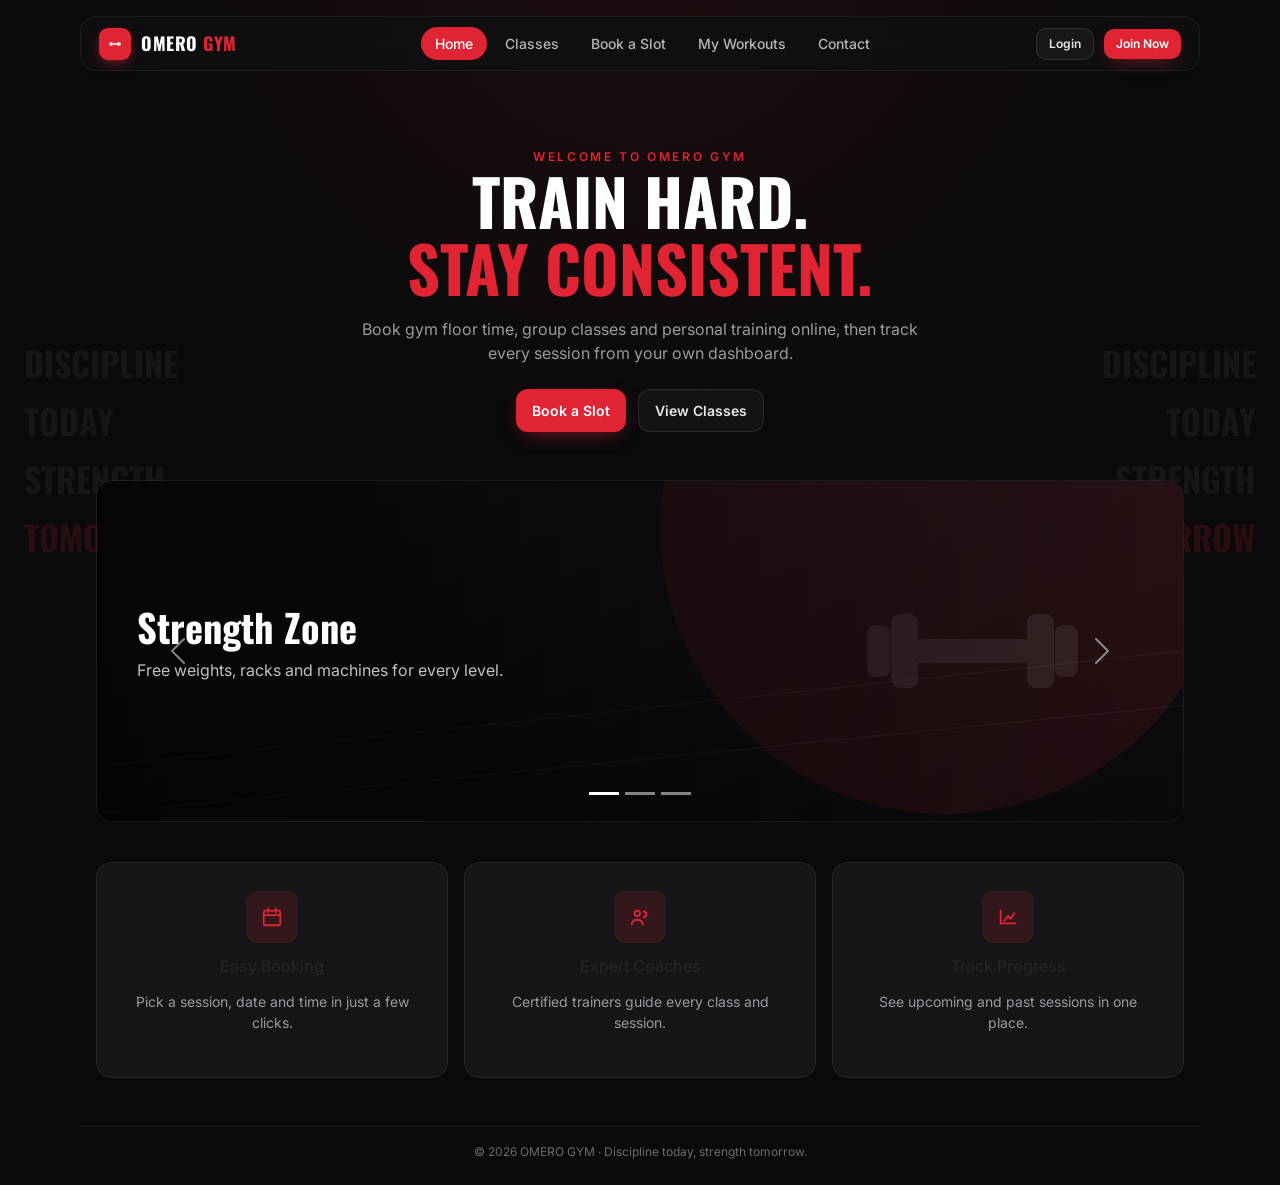
<file: index.html>
<!doctype html>
<html lang="en">
<head>
<meta charset="UTF-8" />
<meta name="viewport" content="width=device-width, initial-scale=1.0" />
<meta name="theme-color" content="#0a0a0b" />
<title>OMERO GYM — Home</title>
<link rel="icon" href="images/favicon.svg" type="image/svg+xml" />
<link rel="preconnect" href="https://fonts.googleapis.com" />
<link rel="preconnect" href="https://fonts.gstatic.com" crossorigin />
<link href="https://fonts.googleapis.com/css2?family=Inter:wght@400;500;600;700&family=Oswald:wght@500;600;700&family=JetBrains+Mono:wght@400;500;700&display=swap" rel="stylesheet" />
<link href="https://cdn.jsdelivr.net/npm/bootstrap@5.3.3/dist/css/bootstrap.min.css" rel="stylesheet" />
<link rel="stylesheet" href="css/style.css" />
</head>
<body data-page="home">
  <div class="app">
    <!-- top nav -->
    <header>
      <nav class="nav">
        <a class="logo" href="index.html">
          <span class="logo-badge"><svg width="18" height="18" viewBox="0 0 512 512" fill="#fff"><rect x="176" y="236" width="160" height="40" rx="20"/><rect x="140" y="196" width="44" height="120" rx="16"/><rect x="328" y="196" width="44" height="120" rx="16"/><rect x="96" y="216" width="40" height="80" rx="14"/><rect x="376" y="216" width="40" height="80" rx="14"/></svg></span>
          <span class="logo-text">OMERO <span class="r">GYM</span></span>
        </a>
        <ul class="nav-links">
          <li><a class="nav-link active" href="index.html">Home</a></li>
          <li><a class="nav-link" href="classes.html">Classes</a></li>
          <li><a class="nav-link" href="book.html">Book a Slot</a></li>
          <li><a class="nav-link" href="dashboard.html">My Workouts</a></li>
          <li><a class="nav-link" href="contact.html">Contact</a></li>
        </ul>
        <div class="nav-right">
          <a class="btn btn-ghost btn-sm" href="login.html">Login</a>
          <a class="btn btn-primary btn-sm" href="register.html">Join Now</a>
        </div>
        <button class="nav-toggle" id="navToggle" aria-label="Menu"><svg width="18" height="18" viewBox="0 0 24 24" fill="none" stroke="currentColor" stroke-width="2" stroke-linecap="round" stroke-linejoin="round"><path d="M4 6h16M4 12h16M4 18h16"/></svg></button>
      </nav>
      <div class="mobile-menu" id="mobileMenu">
        <a class="active" href="index.html">Home</a>
        <a href="classes.html">Classes</a>
        <a href="book.html">Book a Slot</a>
        <a href="dashboard.html">My Workouts</a>
        <a href="contact.html">Contact</a>
        <a href="login.html">Login</a>
        <a href="register.html">Join Now</a>
      </div>
    </header>

    <main>
      <div class="shell">
        <!-- hero -->
        <section class="hero-home">
          <span class="eyebrow reveal">Welcome to OMERO GYM</span>
          <h1 class="reveal">TRAIN HARD.<br /><span class="r">STAY CONSISTENT.</span></h1>
          <p class="reveal">Book gym floor time, group classes and personal training online, then track every session from your own dashboard.</p>
          <div class="hero-actions reveal">
            <a class="btn btn-primary" href="book.html">Book a Slot</a>
            <a class="btn btn-ghost" href="classes.html">View Classes</a>
          </div>
        </section>

        <!-- image slider (Bootstrap carousel) -->
        <div id="homeCarousel" class="carousel slide reveal" data-bs-ride="carousel">
          <div class="carousel-indicators">
            <button type="button" data-bs-target="#homeCarousel" data-bs-slide-to="0" class="active" aria-label="Slide 1"></button>
            <button type="button" data-bs-target="#homeCarousel" data-bs-slide-to="1" aria-label="Slide 2"></button>
            <button type="button" data-bs-target="#homeCarousel" data-bs-slide-to="2" aria-label="Slide 3"></button>
          </div>
          <div class="carousel-inner">
            <div class="carousel-item active">
              <div class="carousel-slide" style="background-image:url('images/slide1.svg')"></div>
              <div class="carousel-text"><h2>Strength Zone</h2><p>Free weights, racks and machines for every level.</p></div>
            </div>
            <div class="carousel-item">
              <div class="carousel-slide" style="background-image:url('images/slide2.svg')"></div>
              <div class="carousel-text"><h2>Group Classes</h2><p>HIIT, spin and functional training led by coaches.</p></div>
            </div>
            <div class="carousel-item">
              <div class="carousel-slide" style="background-image:url('images/slide3.svg')"></div>
              <div class="carousel-text"><h2>Personal Training</h2><p>One-on-one coaching built around your goals.</p></div>
            </div>
          </div>
          <button class="carousel-control-prev" type="button" data-bs-target="#homeCarousel" data-bs-slide="prev"><span class="carousel-control-prev-icon" aria-hidden="true"></span><span class="visually-hidden">Previous</span></button>
          <button class="carousel-control-next" type="button" data-bs-target="#homeCarousel" data-bs-slide="next"><span class="carousel-control-next-icon" aria-hidden="true"></span><span class="visually-hidden">Next</span></button>
        </div>

        <!-- features -->
        <section class="feature-grid">
          <div class="card feature reveal">
            <span class="ic"><svg width="22" height="22" viewBox="0 0 24 24" fill="none" stroke="currentColor" stroke-width="2" stroke-linecap="round" stroke-linejoin="round"><rect x="3" y="5" width="18" height="16" rx="2"/><path d="M8 3v4M16 3v4M3 10h18"/></svg></span>
            <h3>Easy Booking</h3>
            <p>Pick a session, date and time in just a few clicks.</p>
          </div>
          <div class="card feature reveal">
            <span class="ic"><svg width="22" height="22" viewBox="0 0 24 24" fill="none" stroke="currentColor" stroke-width="2" stroke-linecap="round" stroke-linejoin="round"><circle cx="9" cy="8" r="3"/><path d="M3 20c0-3 3-5 6-5s6 2 6 5"/><path d="M16 6a3 3 0 0 1 0 6"/></svg></span>
            <h3>Expert Coaches</h3>
            <p>Certified trainers guide every class and session.</p>
          </div>
          <div class="card feature reveal">
            <span class="ic"><svg width="22" height="22" viewBox="0 0 24 24" fill="none" stroke="currentColor" stroke-width="2" stroke-linecap="round" stroke-linejoin="round"><path d="M4 19V5M4 19h16M8 16l4-5 3 3 4-6"/></svg></span>
            <h3>Track Progress</h3>
            <p>See upcoming and past sessions in one place.</p>
          </div>
        </section>
      </div>
    </main>

    <footer><div class="footer-inner">&copy; <span class="js-year"></span> OMERO GYM &middot; Discipline today, strength tomorrow.</div></footer>
  </div>

  <script src="https://cdn.jsdelivr.net/npm/bootstrap@5.3.3/dist/js/bootstrap.bundle.min.js"></script>
  <script src="js/main.js"></script>
</body>
</html>
</file>
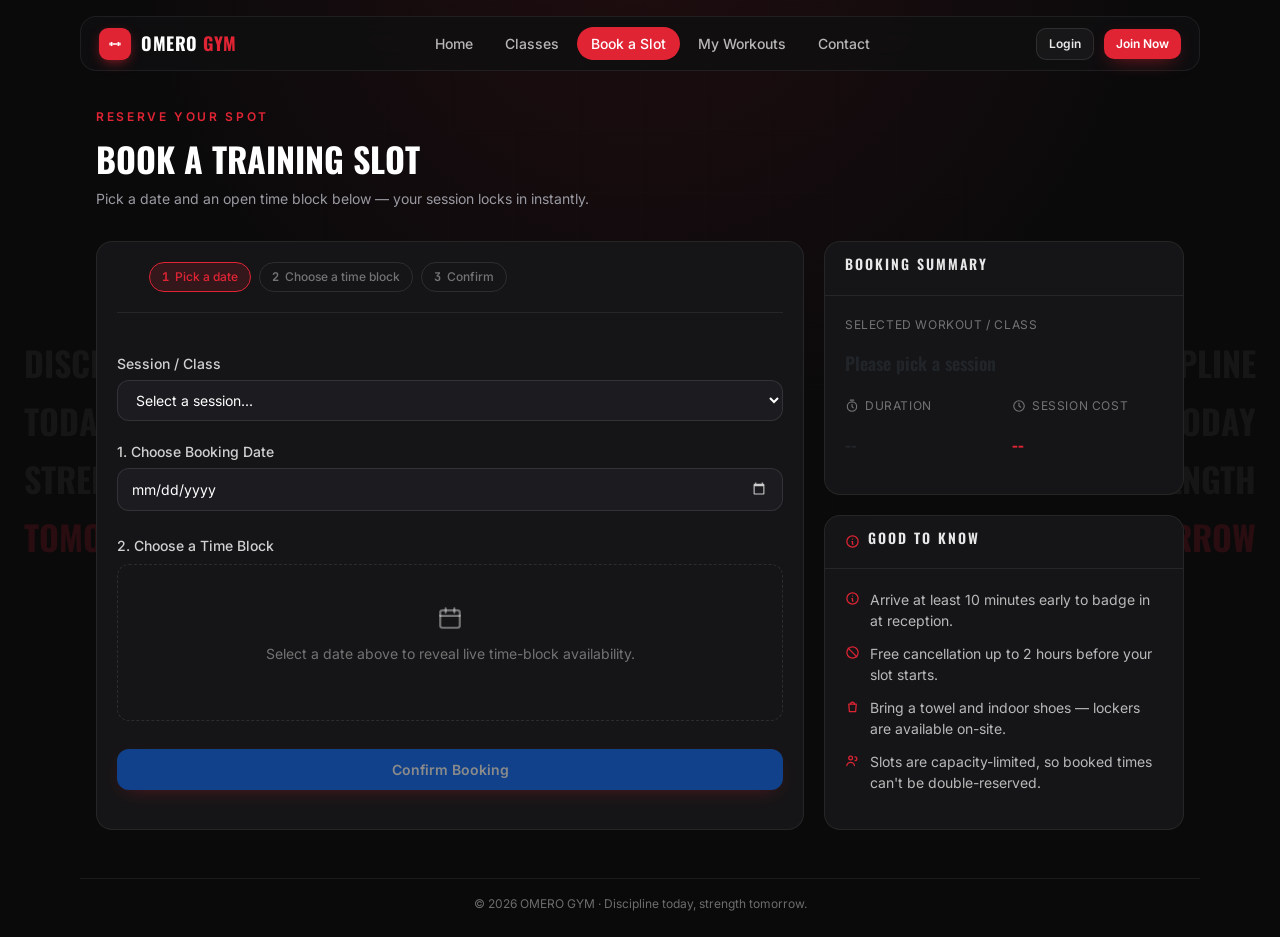
<file: book.html>
<!doctype html>
<html lang="en">
<head>
<meta charset="UTF-8" />
<meta name="viewport" content="width=device-width, initial-scale=1.0" />
<meta name="theme-color" content="#0a0a0b" />
<title>OMERO GYM — Book a Slot</title>
<link rel="icon" href="images/favicon.svg" type="image/svg+xml" />
<link rel="preconnect" href="https://fonts.googleapis.com" />
<link rel="preconnect" href="https://fonts.gstatic.com" crossorigin />
<link href="https://fonts.googleapis.com/css2?family=Inter:wght@400;500;600;700&family=Oswald:wght@500;600;700&family=JetBrains+Mono:wght@400;500;700&display=swap" rel="stylesheet" />
<link href="https://cdn.jsdelivr.net/npm/bootstrap@5.3.3/dist/css/bootstrap.min.css" rel="stylesheet" />
<link rel="stylesheet" href="css/style.css" />
</head>
<body data-page="book">
  <div class="app">
    <header>
      <nav class="nav">
        <a class="logo" href="index.html">
          <span class="logo-badge"><svg width="18" height="18" viewBox="0 0 512 512" fill="#fff"><rect x="176" y="236" width="160" height="40" rx="20"/><rect x="140" y="196" width="44" height="120" rx="16"/><rect x="328" y="196" width="44" height="120" rx="16"/><rect x="96" y="216" width="40" height="80" rx="14"/><rect x="376" y="216" width="40" height="80" rx="14"/></svg></span>
          <span class="logo-text">OMERO <span class="r">GYM</span></span>
        </a>
        <ul class="nav-links">
          <li><a class="nav-link" href="index.html">Home</a></li>
          <li><a class="nav-link" href="classes.html">Classes</a></li>
          <li><a class="nav-link active" href="book.html">Book a Slot</a></li>
          <li><a class="nav-link" href="dashboard.html">My Workouts</a></li>
          <li><a class="nav-link" href="contact.html">Contact</a></li>
        </ul>
        <div class="nav-right">
          <a class="btn btn-ghost btn-sm" href="login.html">Login</a>
          <a class="btn btn-primary btn-sm" href="register.html">Join Now</a>
        </div>
        <button class="nav-toggle" id="navToggle" aria-label="Menu"><svg width="18" height="18" viewBox="0 0 24 24" fill="none" stroke="currentColor" stroke-width="2" stroke-linecap="round" stroke-linejoin="round"><path d="M4 6h16M4 12h16M4 18h16"/></svg></button>
      </nav>
      <div class="mobile-menu" id="mobileMenu">
        <a href="index.html">Home</a>
        <a href="classes.html">Classes</a>
        <a class="active" href="book.html">Book a Slot</a>
        <a href="dashboard.html">My Workouts</a>
        <a href="contact.html">Contact</a>
        <a href="login.html">Login</a>
        <a href="register.html">Join Now</a>
      </div>
    </header>

    <main>
      <div class="shell">
        <section class="fade">
          <span class="eyebrow">Reserve Your Spot</span>
          <h1 class="page-title">BOOK A TRAINING SLOT</h1>
          <p class="page-sub">Pick a date and an open time block below — your session locks in instantly.</p>
        </section>

        <div class="book-grid">
          <!-- booking form -->
          <div class="card pad">
            <ol class="stepper" id="stepper"></ol>

            <div style="margin-top:24px">
              <label class="field-label" for="bk-session">Session / Class</label>
              <select class="field" id="bk-session"></select>
            </div>
            <div style="margin-top:20px">
              <label class="field-label" for="bk-date">1. Choose Booking Date</label>
              <input class="field" id="bk-date" type="date" />
            </div>
            <div style="margin-top:24px">
              <label class="field-label">2. Choose a Time Block</label>
              <div id="blocks"></div>
            </div>

            <button class="btn btn-primary btn-block" style="margin-top:28px" id="confirmBtn" disabled>Confirm Booking</button>
          </div>

          <!-- summary + tips sidebar -->
          <aside>
            <div class="card">
              <div class="panel-head"><h2>Booking Summary</h2></div>
              <div class="pad" id="summary"></div>
            </div>
            <div class="card" style="margin-top:20px">
              <div class="panel-head">
                <svg width="15" height="15" viewBox="0 0 24 24" fill="none" stroke="currentColor" stroke-width="2" stroke-linecap="round" stroke-linejoin="round"><circle cx="12" cy="12" r="9"/><path d="M12 8h.01"/><path d="M11 12h1v4h1"/></svg>
                <h2>Good to Know</h2>
              </div>
              <ul class="tips">
                <li><svg width="15" height="15" viewBox="0 0 24 24" fill="none" stroke="currentColor" stroke-width="2" stroke-linecap="round" stroke-linejoin="round"><circle cx="12" cy="12" r="9"/><path d="M12 8h.01"/><path d="M11 12h1v4h1"/></svg><span>Arrive at least 10 minutes early to badge in at reception.</span></li>
                <li><svg width="15" height="15" viewBox="0 0 24 24" fill="none" stroke="currentColor" stroke-width="2" stroke-linecap="round" stroke-linejoin="round"><circle cx="12" cy="12" r="9"/><path d="M5 5l14 14"/></svg><span>Free cancellation up to 2 hours before your slot starts.</span></li>
                <li><svg width="15" height="15" viewBox="0 0 24 24" fill="none" stroke="currentColor" stroke-width="2" stroke-linecap="round" stroke-linejoin="round"><path d="M6 8h12l-1 12H7z"/><path d="M9 8a3 3 0 0 1 6 0"/></svg><span>Bring a towel and indoor shoes — lockers are available on-site.</span></li>
                <li><svg width="15" height="15" viewBox="0 0 24 24" fill="none" stroke="currentColor" stroke-width="2" stroke-linecap="round" stroke-linejoin="round"><circle cx="9" cy="8" r="3"/><path d="M3 20c0-3 3-5 6-5s6 2 6 5"/><path d="M16 6a3 3 0 0 1 0 6"/></svg><span>Slots are capacity-limited, so booked times can't be double-reserved.</span></li>
              </ul>
            </div>
          </aside>
        </div>
      </div>
    </main>

    <footer><div class="footer-inner">&copy; <span class="js-year"></span> OMERO GYM &middot; Discipline today, strength tomorrow.</div></footer>
  </div>

  <!-- booking confirmation (Bootstrap modal) -->
  <div class="modal fade" id="bookingModal" tabindex="-1" aria-hidden="true">
    <div class="modal-dialog modal-dialog-centered">
      <div class="modal-content">
        <div class="modal-header">
          <h5 class="modal-title">Booking Confirmed</h5>
          <button type="button" class="btn-close btn-close-white" data-bs-dismiss="modal" aria-label="Close"></button>
        </div>
        <div class="modal-body">
          <p class="mb-1" style="color:rgba(255,255,255,.7)">Your slot is reserved:</p>
          <p class="sum-title" id="confirmDetails" style="margin:0"></p>
        </div>
        <div class="modal-footer">
          <button type="button" class="btn btn-ghost" data-bs-dismiss="modal">Book another</button>
          <a href="dashboard.html" class="btn btn-primary">Go to Dashboard</a>
        </div>
      </div>
    </div>
  </div>

  <script src="https://cdn.jsdelivr.net/npm/bootstrap@5.3.3/dist/js/bootstrap.bundle.min.js"></script>
  <script src="js/main.js"></script>
</body>
</html>
</file>
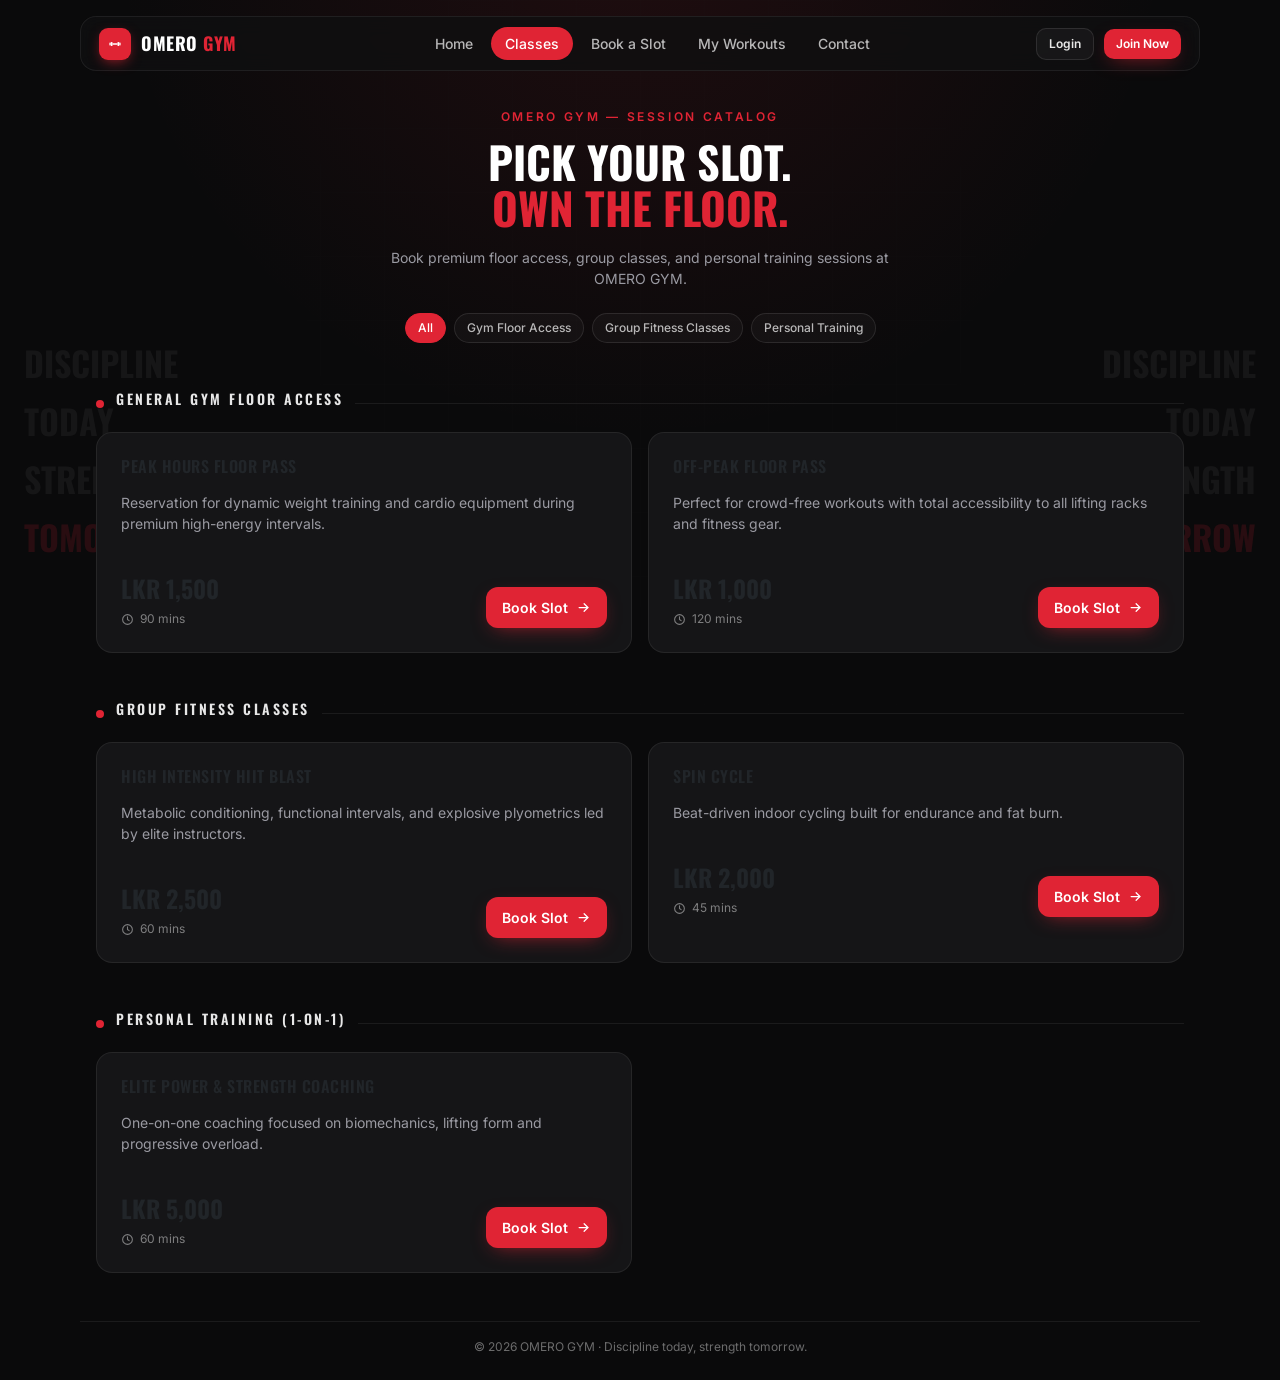
<file: classes.html>
<!doctype html>
<html lang="en">
<head>
<meta charset="UTF-8" />
<meta name="viewport" content="width=device-width, initial-scale=1.0" />
<meta name="theme-color" content="#0a0a0b" />
<title>OMERO GYM — Classes &amp; Sessions</title>
<link rel="icon" href="images/favicon.svg" type="image/svg+xml" />
<link rel="preconnect" href="https://fonts.googleapis.com" />
<link rel="preconnect" href="https://fonts.gstatic.com" crossorigin />
<link href="https://fonts.googleapis.com/css2?family=Inter:wght@400;500;600;700&family=Oswald:wght@500;600;700&family=JetBrains+Mono:wght@400;500;700&display=swap" rel="stylesheet" />
<link href="https://cdn.jsdelivr.net/npm/bootstrap@5.3.3/dist/css/bootstrap.min.css" rel="stylesheet" />
<link rel="stylesheet" href="css/style.css" />
</head>
<body data-page="classes">
  <div class="app">
    <header>
      <nav class="nav">
        <a class="logo" href="index.html">
          <span class="logo-badge"><svg width="18" height="18" viewBox="0 0 512 512" fill="#fff"><rect x="176" y="236" width="160" height="40" rx="20"/><rect x="140" y="196" width="44" height="120" rx="16"/><rect x="328" y="196" width="44" height="120" rx="16"/><rect x="96" y="216" width="40" height="80" rx="14"/><rect x="376" y="216" width="40" height="80" rx="14"/></svg></span>
          <span class="logo-text">OMERO <span class="r">GYM</span></span>
        </a>
        <ul class="nav-links">
          <li><a class="nav-link" href="index.html">Home</a></li>
          <li><a class="nav-link active" href="classes.html">Classes</a></li>
          <li><a class="nav-link" href="book.html">Book a Slot</a></li>
          <li><a class="nav-link" href="dashboard.html">My Workouts</a></li>
          <li><a class="nav-link" href="contact.html">Contact</a></li>
        </ul>
        <div class="nav-right">
          <a class="btn btn-ghost btn-sm" href="login.html">Login</a>
          <a class="btn btn-primary btn-sm" href="register.html">Join Now</a>
        </div>
        <button class="nav-toggle" id="navToggle" aria-label="Menu"><svg width="18" height="18" viewBox="0 0 24 24" fill="none" stroke="currentColor" stroke-width="2" stroke-linecap="round" stroke-linejoin="round"><path d="M4 6h16M4 12h16M4 18h16"/></svg></button>
      </nav>
      <div class="mobile-menu" id="mobileMenu">
        <a href="index.html">Home</a>
        <a class="active" href="classes.html">Classes</a>
        <a href="book.html">Book a Slot</a>
        <a href="dashboard.html">My Workouts</a>
        <a href="contact.html">Contact</a>
        <a href="login.html">Login</a>
        <a href="register.html">Join Now</a>
      </div>
    </header>

    <main>
      <div class="shell">
        <section class="hero fade">
          <span class="eyebrow">OMERO GYM — Session Catalog</span>
          <h1>PICK YOUR SLOT.<br /><span class="r">OWN THE FLOOR.</span></h1>
          <p>Book premium floor access, group classes, and personal training sessions at OMERO GYM.</p>
          <div class="filters" id="filters"></div>
        </section>

        <!-- cards rendered by main.js -->
        <div id="sessionSections"></div>
      </div>
    </main>

    <footer><div class="footer-inner">&copy; <span class="js-year"></span> OMERO GYM &middot; Discipline today, strength tomorrow.</div></footer>
  </div>

  <script src="https://cdn.jsdelivr.net/npm/bootstrap@5.3.3/dist/js/bootstrap.bundle.min.js"></script>
  <script src="js/main.js"></script>
</body>
</html>
</file>
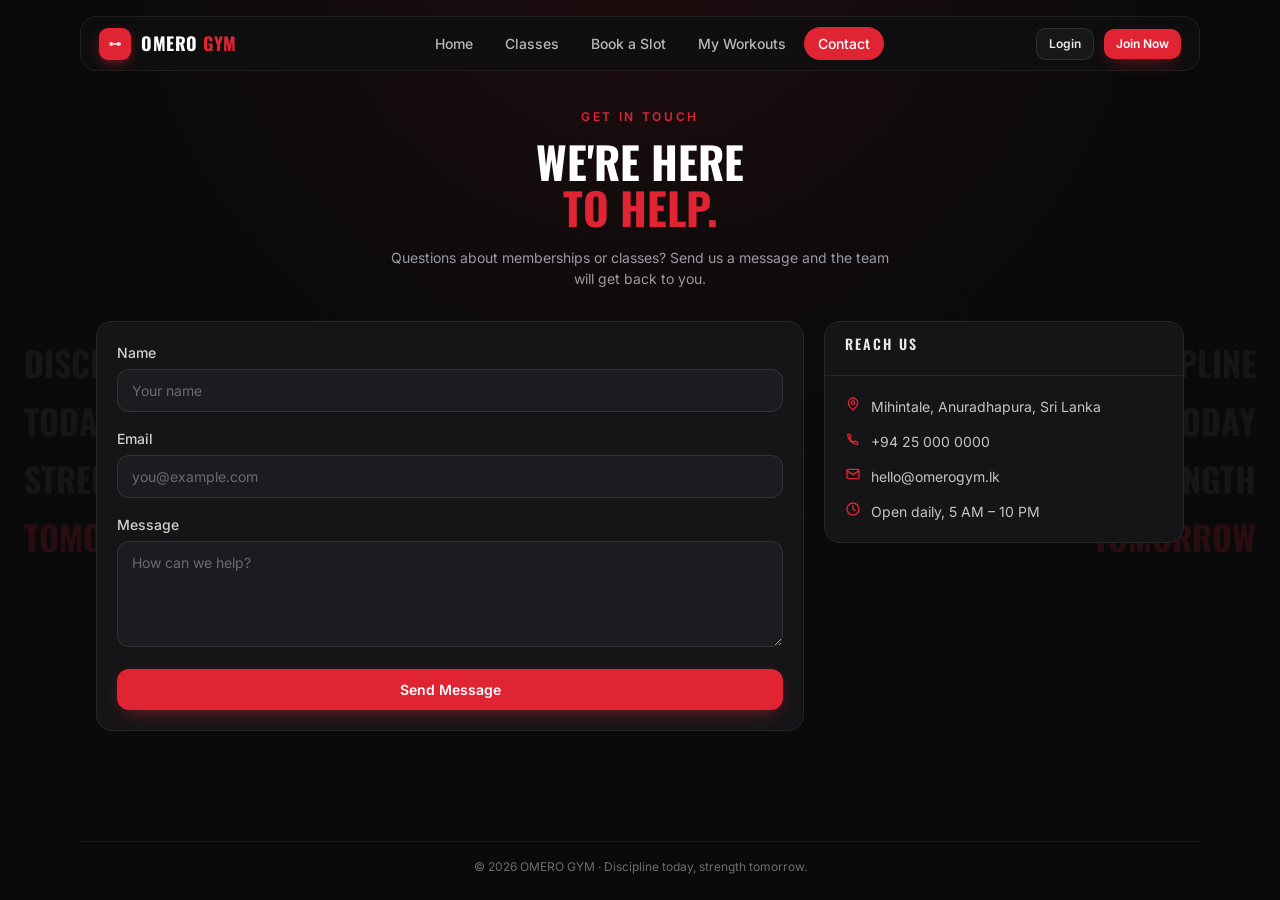
<file: contact.html>
<!doctype html>
<html lang="en">
<head>
<meta charset="UTF-8" />
<meta name="viewport" content="width=device-width, initial-scale=1.0" />
<meta name="theme-color" content="#0a0a0b" />
<title>OMERO GYM — Contact</title>
<link rel="icon" href="images/favicon.svg" type="image/svg+xml" />
<link rel="preconnect" href="https://fonts.googleapis.com" />
<link rel="preconnect" href="https://fonts.gstatic.com" crossorigin />
<link href="https://fonts.googleapis.com/css2?family=Inter:wght@400;500;600;700&family=Oswald:wght@500;600;700&family=JetBrains+Mono:wght@400;500;700&display=swap" rel="stylesheet" />
<link href="https://cdn.jsdelivr.net/npm/bootstrap@5.3.3/dist/css/bootstrap.min.css" rel="stylesheet" />
<link rel="stylesheet" href="css/style.css" />
</head>
<body data-page="contact">
  <div class="app">
    <header>
      <nav class="nav">
        <a class="logo" href="index.html">
          <span class="logo-badge"><svg width="18" height="18" viewBox="0 0 512 512" fill="#fff"><rect x="176" y="236" width="160" height="40" rx="20"/><rect x="140" y="196" width="44" height="120" rx="16"/><rect x="328" y="196" width="44" height="120" rx="16"/><rect x="96" y="216" width="40" height="80" rx="14"/><rect x="376" y="216" width="40" height="80" rx="14"/></svg></span>
          <span class="logo-text">OMERO <span class="r">GYM</span></span>
        </a>
        <ul class="nav-links">
          <li><a class="nav-link" href="index.html">Home</a></li>
          <li><a class="nav-link" href="classes.html">Classes</a></li>
          <li><a class="nav-link" href="book.html">Book a Slot</a></li>
          <li><a class="nav-link" href="dashboard.html">My Workouts</a></li>
          <li><a class="nav-link active" href="contact.html">Contact</a></li>
        </ul>
        <div class="nav-right">
          <a class="btn btn-ghost btn-sm" href="login.html">Login</a>
          <a class="btn btn-primary btn-sm" href="register.html">Join Now</a>
        </div>
        <button class="nav-toggle" id="navToggle" aria-label="Menu"><svg width="18" height="18" viewBox="0 0 24 24" fill="none" stroke="currentColor" stroke-width="2" stroke-linecap="round" stroke-linejoin="round"><path d="M4 6h16M4 12h16M4 18h16"/></svg></button>
      </nav>
      <div class="mobile-menu" id="mobileMenu">
        <a href="index.html">Home</a>
        <a href="classes.html">Classes</a>
        <a href="book.html">Book a Slot</a>
        <a href="dashboard.html">My Workouts</a>
        <a class="active" href="contact.html">Contact</a>
        <a href="login.html">Login</a>
        <a href="register.html">Join Now</a>
      </div>
    </header>

    <main>
      <div class="shell">
        <section class="hero fade">
          <span class="eyebrow">Get in Touch</span>
          <h1>WE'RE HERE<br /><span class="r">TO HELP.</span></h1>
          <p>Questions about memberships or classes? Send us a message and the team will get back to you.</p>
        </section>

        <div class="book-grid" style="grid-template-columns:1fr 360px">
          <!-- contact form -->
          <div class="card pad">
            <div class="form-success card" style="background:rgba(16,185,129,.12);border-color:rgba(16,185,129,.3);color:#34d399;padding:12px 16px;margin-bottom:16px;font-size:14px">
              Thanks! Your message has been sent. (Messages are stored in the database in Phase 3.)
            </div>
            <form id="contactForm" class="stack" novalidate>
              <div>
                <label class="field-label" for="ct-name">Name</label>
                <input class="field" id="ct-name" type="text" required placeholder="Your name" />
                <p class="err">Please enter your name.</p>
              </div>
              <div>
                <label class="field-label" for="ct-email">Email</label>
                <input class="field" id="ct-email" type="email" required placeholder="you@example.com" />
                <p class="err">Please enter a valid email address.</p>
              </div>
              <div>
                <label class="field-label" for="ct-msg">Message</label>
                <textarea class="field" id="ct-msg" rows="4" required placeholder="How can we help?"></textarea>
                <p class="err">Please write a short message.</p>
              </div>
              <button class="btn btn-primary btn-block" type="submit">Send Message</button>
            </form>
          </div>

          <!-- contact details -->
          <aside>
            <div class="card">
              <div class="panel-head"><h2>Reach Us</h2></div>
              <div class="pad" style="display:flex;flex-direction:column;gap:14px;font-size:14px;color:rgba(255,255,255,.75)">
                <div style="display:flex;gap:10px"><svg width="16" height="16" viewBox="0 0 24 24" fill="none" stroke="#e02434" stroke-width="2" stroke-linecap="round" stroke-linejoin="round"><path d="M12 21s-7-6.3-7-11a7 7 0 0 1 14 0c0 4.7-7 11-7 11z"/><circle cx="12" cy="10" r="2.5"/></svg><span>Mihintale, Anuradhapura, Sri Lanka</span></div>
                <div style="display:flex;gap:10px"><svg width="16" height="16" viewBox="0 0 24 24" fill="none" stroke="#e02434" stroke-width="2" stroke-linecap="round" stroke-linejoin="round"><path d="M4 5c0 8 7 15 15 15l0-3-4-2-2 2a12 12 0 0 1-6-6l2-2-2-4z"/></svg><span>+94 25 000 0000</span></div>
                <div style="display:flex;gap:10px"><svg width="16" height="16" viewBox="0 0 24 24" fill="none" stroke="#e02434" stroke-width="2" stroke-linecap="round" stroke-linejoin="round"><rect x="3" y="5" width="18" height="14" rx="2"/><path d="M3 7l9 6 9-6"/></svg><span>hello@omerogym.lk</span></div>
                <div style="display:flex;gap:10px"><svg width="16" height="16" viewBox="0 0 24 24" fill="none" stroke="#e02434" stroke-width="2" stroke-linecap="round" stroke-linejoin="round"><circle cx="12" cy="12" r="9"/><path d="M12 7v5l3 2"/></svg><span>Open daily, 5 AM – 10 PM</span></div>
              </div>
            </div>
          </aside>
        </div>
      </div>
    </main>

    <footer><div class="footer-inner">&copy; <span class="js-year"></span> OMERO GYM &middot; Discipline today, strength tomorrow.</div></footer>
  </div>

  <script src="https://cdn.jsdelivr.net/npm/bootstrap@5.3.3/dist/js/bootstrap.bundle.min.js"></script>
  <script src="js/main.js"></script>
</body>
</html>
</file>
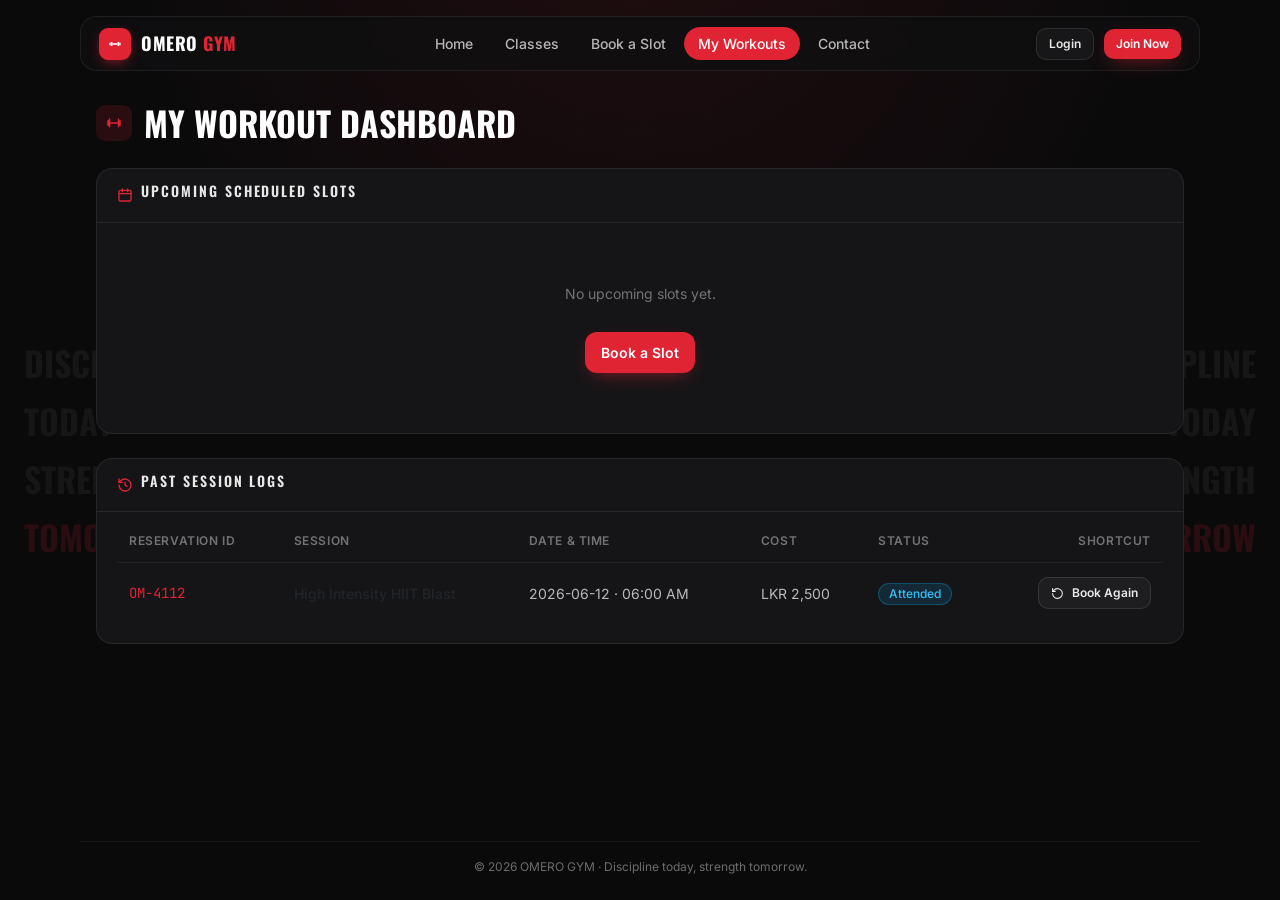
<file: dashboard.html>
<!doctype html>
<html lang="en">
<head>
<meta charset="UTF-8" />
<meta name="viewport" content="width=device-width, initial-scale=1.0" />
<meta name="theme-color" content="#0a0a0b" />
<title>OMERO GYM — My Workouts</title>
<link rel="icon" href="images/favicon.svg" type="image/svg+xml" />
<link rel="preconnect" href="https://fonts.googleapis.com" />
<link rel="preconnect" href="https://fonts.gstatic.com" crossorigin />
<link href="https://fonts.googleapis.com/css2?family=Inter:wght@400;500;600;700&family=Oswald:wght@500;600;700&family=JetBrains+Mono:wght@400;500;700&display=swap" rel="stylesheet" />
<link href="https://cdn.jsdelivr.net/npm/bootstrap@5.3.3/dist/css/bootstrap.min.css" rel="stylesheet" />
<link rel="stylesheet" href="css/style.css" />
</head>
<body data-page="dashboard">
  <div class="app">
    <header>
      <nav class="nav">
        <a class="logo" href="index.html">
          <span class="logo-badge"><svg width="18" height="18" viewBox="0 0 512 512" fill="#fff"><rect x="176" y="236" width="160" height="40" rx="20"/><rect x="140" y="196" width="44" height="120" rx="16"/><rect x="328" y="196" width="44" height="120" rx="16"/><rect x="96" y="216" width="40" height="80" rx="14"/><rect x="376" y="216" width="40" height="80" rx="14"/></svg></span>
          <span class="logo-text">OMERO <span class="r">GYM</span></span>
        </a>
        <ul class="nav-links">
          <li><a class="nav-link" href="index.html">Home</a></li>
          <li><a class="nav-link" href="classes.html">Classes</a></li>
          <li><a class="nav-link" href="book.html">Book a Slot</a></li>
          <li><a class="nav-link active" href="dashboard.html">My Workouts</a></li>
          <li><a class="nav-link" href="contact.html">Contact</a></li>
        </ul>
        <div class="nav-right">
          <a class="btn btn-ghost btn-sm" href="login.html">Login</a>
          <a class="btn btn-primary btn-sm" href="register.html">Join Now</a>
        </div>
        <button class="nav-toggle" id="navToggle" aria-label="Menu"><svg width="18" height="18" viewBox="0 0 24 24" fill="none" stroke="currentColor" stroke-width="2" stroke-linecap="round" stroke-linejoin="round"><path d="M4 6h16M4 12h16M4 18h16"/></svg></button>
      </nav>
      <div class="mobile-menu" id="mobileMenu">
        <a href="index.html">Home</a>
        <a href="classes.html">Classes</a>
        <a href="book.html">Book a Slot</a>
        <a class="active" href="dashboard.html">My Workouts</a>
        <a href="contact.html">Contact</a>
        <a href="login.html">Login</a>
        <a href="register.html">Join Now</a>
      </div>
    </header>

    <main>
      <div class="shell">
        <section class="dash-title fade">
          <span class="dash-badge"><svg width="18" height="18" viewBox="0 0 24 24" fill="none" stroke="currentColor" stroke-width="2" stroke-linecap="round" stroke-linejoin="round"><path d="M6 7v10M4 9v6M18 7v10M20 9v6M6 12h12"/></svg></span>
          <h1 class="page-title" style="margin:0">MY WORKOUT DASHBOARD</h1>
        </section>

        <!-- Upcoming -->
        <section class="card panel">
          <div class="panel-head">
            <svg width="16" height="16" viewBox="0 0 24 24" fill="none" stroke="currentColor" stroke-width="2" stroke-linecap="round" stroke-linejoin="round"><rect x="3" y="5" width="18" height="16" rx="2"/><path d="M8 3v4M16 3v4M3 10h18"/></svg>
            <h2>Upcoming Scheduled Slots</h2>
          </div>
          <div class="pad" id="upcoming"></div>
        </section>

        <!-- Past -->
        <section class="card panel">
          <div class="panel-head">
            <svg width="16" height="16" viewBox="0 0 24 24" fill="none" stroke="currentColor" stroke-width="2" stroke-linecap="round" stroke-linejoin="round"><path d="M3 12a9 9 0 1 0 3-6.7L3 8"/><path d="M3 3v5h5"/><path d="M12 8v4l3 2"/></svg>
            <h2>Past Session Logs</h2>
          </div>
          <div class="pad" id="past"></div>
        </section>
      </div>
    </main>

    <footer><div class="footer-inner">&copy; <span class="js-year"></span> OMERO GYM &middot; Discipline today, strength tomorrow.</div></footer>
  </div>

  <script src="https://cdn.jsdelivr.net/npm/bootstrap@5.3.3/dist/js/bootstrap.bundle.min.js"></script>
  <script src="js/main.js"></script>
</body>
</html>
</file>
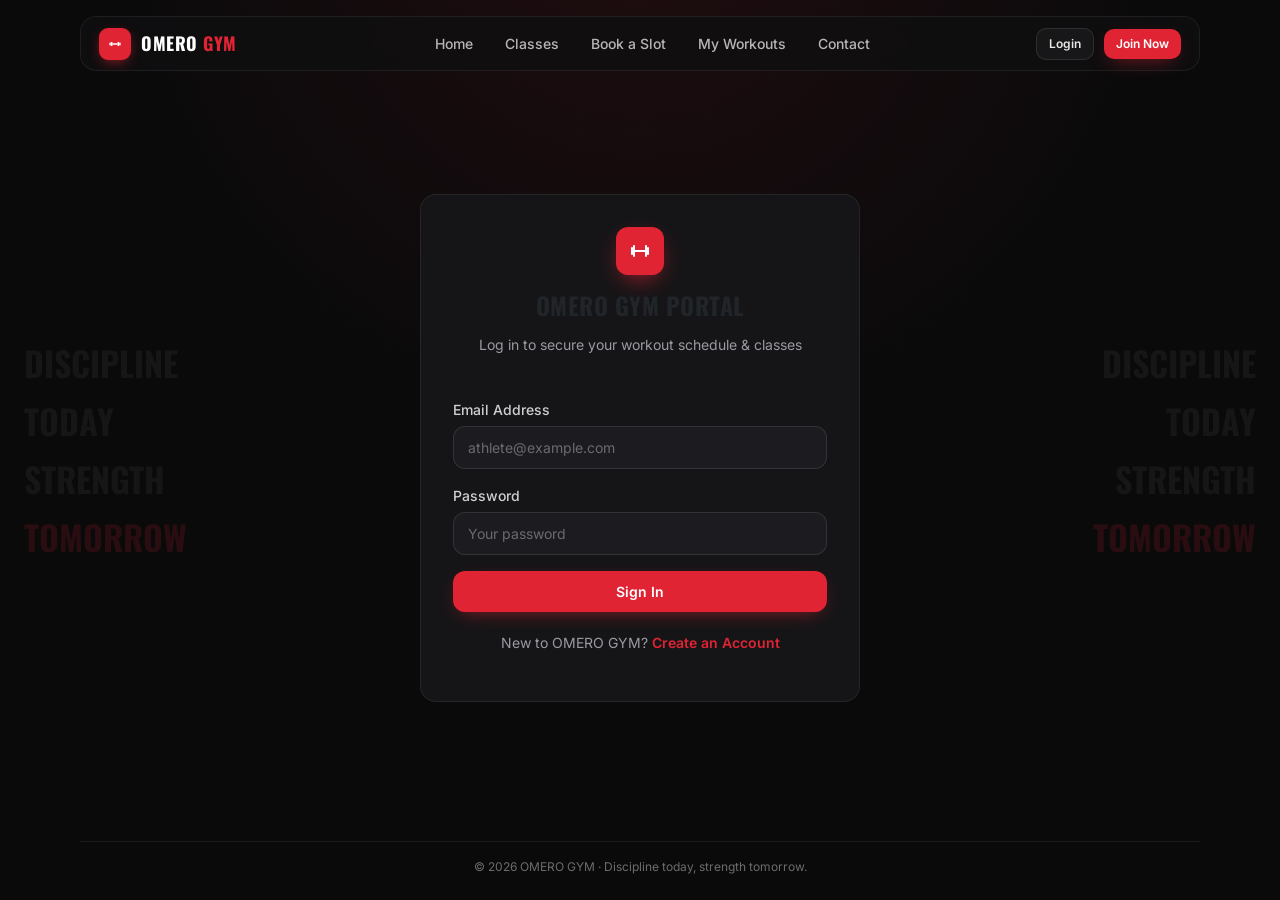
<file: login.html>
<!doctype html>
<html lang="en">
<head>
<meta charset="UTF-8" />
<meta name="viewport" content="width=device-width, initial-scale=1.0" />
<meta name="theme-color" content="#0a0a0b" />
<title>OMERO GYM — Login</title>
<link rel="icon" href="images/favicon.svg" type="image/svg+xml" />
<link rel="preconnect" href="https://fonts.googleapis.com" />
<link rel="preconnect" href="https://fonts.gstatic.com" crossorigin />
<link href="https://fonts.googleapis.com/css2?family=Inter:wght@400;500;600;700&family=Oswald:wght@500;600;700&family=JetBrains+Mono:wght@400;500;700&display=swap" rel="stylesheet" />
<link href="https://cdn.jsdelivr.net/npm/bootstrap@5.3.3/dist/css/bootstrap.min.css" rel="stylesheet" />
<link rel="stylesheet" href="css/style.css" />
</head>
<body data-page="login">
  <div class="app">
    <header>
      <nav class="nav">
        <a class="logo" href="index.html">
          <span class="logo-badge"><svg width="18" height="18" viewBox="0 0 512 512" fill="#fff"><rect x="176" y="236" width="160" height="40" rx="20"/><rect x="140" y="196" width="44" height="120" rx="16"/><rect x="328" y="196" width="44" height="120" rx="16"/><rect x="96" y="216" width="40" height="80" rx="14"/><rect x="376" y="216" width="40" height="80" rx="14"/></svg></span>
          <span class="logo-text">OMERO <span class="r">GYM</span></span>
        </a>
        <ul class="nav-links">
          <li><a class="nav-link" href="index.html">Home</a></li>
          <li><a class="nav-link" href="classes.html">Classes</a></li>
          <li><a class="nav-link" href="book.html">Book a Slot</a></li>
          <li><a class="nav-link" href="dashboard.html">My Workouts</a></li>
          <li><a class="nav-link" href="contact.html">Contact</a></li>
        </ul>
        <div class="nav-right">
          <a class="btn btn-ghost btn-sm" href="login.html">Login</a>
          <a class="btn btn-primary btn-sm" href="register.html">Join Now</a>
        </div>
        <button class="nav-toggle" id="navToggle" aria-label="Menu"><svg width="18" height="18" viewBox="0 0 24 24" fill="none" stroke="currentColor" stroke-width="2" stroke-linecap="round" stroke-linejoin="round"><path d="M4 6h16M4 12h16M4 18h16"/></svg></button>
      </nav>
      <div class="mobile-menu" id="mobileMenu">
        <a href="index.html">Home</a>
        <a href="classes.html">Classes</a>
        <a href="book.html">Book a Slot</a>
        <a href="dashboard.html">My Workouts</a>
        <a href="contact.html">Contact</a>
        <a href="login.html">Login</a>
        <a href="register.html">Join Now</a>
      </div>
    </header>

    <div class="auth-main">
      <div class="auth-card fade">
        <div class="card auth-inner">
          <div class="brand-badge"><svg width="24" height="24" viewBox="0 0 24 24" fill="none" stroke="currentColor" stroke-width="2" stroke-linecap="round" stroke-linejoin="round"><path d="M6 7v10M4 9v6M18 7v10M20 9v6M6 12h12"/></svg></div>
          <h1 class="auth-title">OMERO GYM PORTAL</h1>
          <p class="auth-sub">Log in to secure your workout schedule &amp; classes</p>

          <form id="loginForm" class="stack" style="margin-top:28px" novalidate>
            <div>
              <label class="field-label" for="li-email">Email Address</label>
              <input class="field" id="li-email" type="email" required placeholder="athlete@example.com" />
              <p class="err">Please enter a valid email address.</p>
            </div>
            <div>
              <label class="field-label" for="li-pass">Password</label>
              <input class="field" id="li-pass" type="password" minlength="6" required placeholder="Your password" />
              <p class="err">Password must be at least 6 characters.</p>
            </div>
            <button class="btn btn-primary btn-block" type="submit">Sign In</button>
          </form>

          <p class="center-link">New to OMERO GYM? <a href="register.html">Create an Account</a></p>
        </div>
      </div>
    </div>

    <footer><div class="footer-inner">&copy; <span class="js-year"></span> OMERO GYM &middot; Discipline today, strength tomorrow.</div></footer>
  </div>

  <script src="https://cdn.jsdelivr.net/npm/bootstrap@5.3.3/dist/js/bootstrap.bundle.min.js"></script>
  <script src="js/main.js"></script>
</body>
</html>
</file>
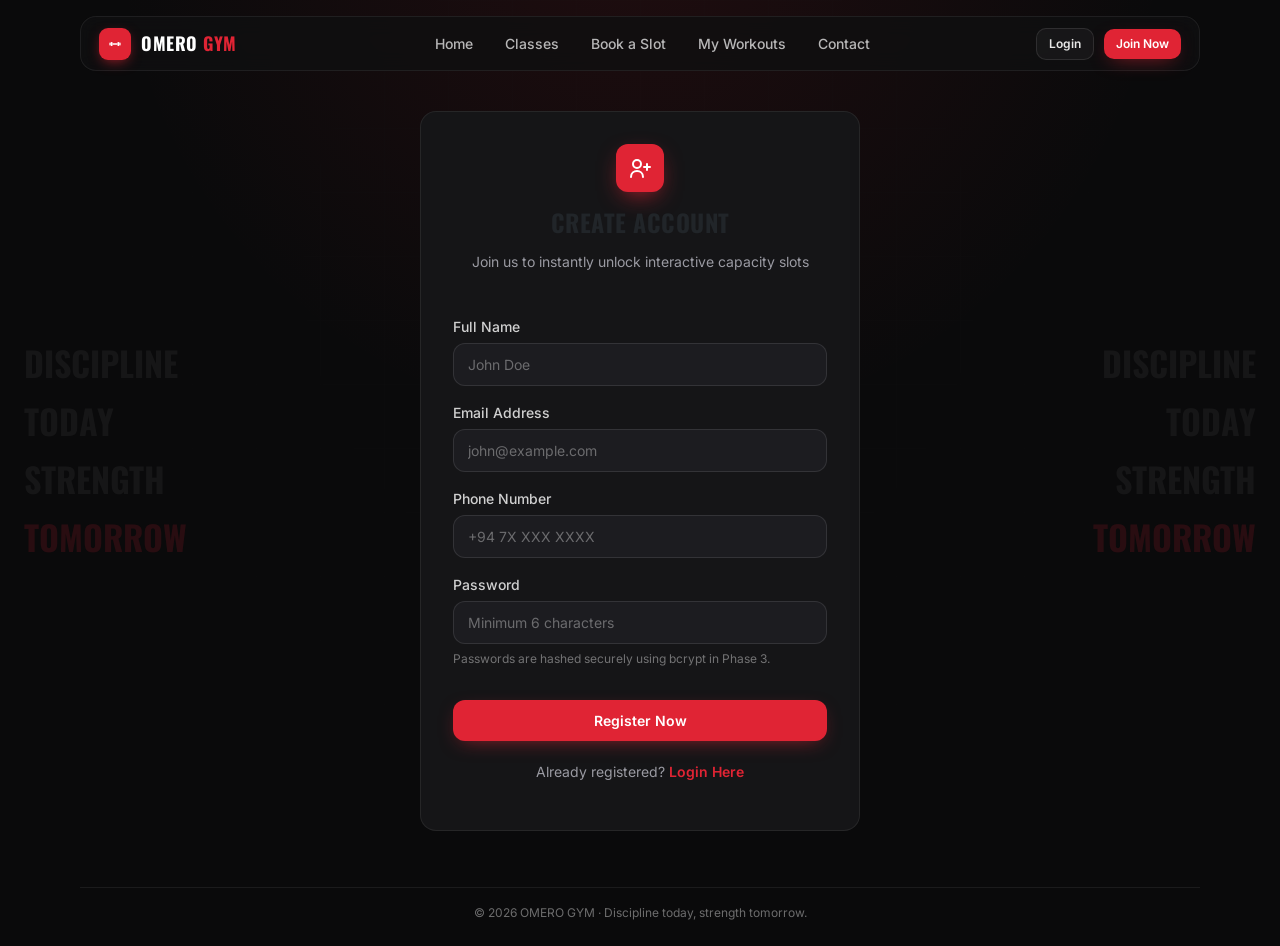
<file: register.html>
<!doctype html>
<html lang="en">
<head>
<meta charset="UTF-8" />
<meta name="viewport" content="width=device-width, initial-scale=1.0" />
<meta name="theme-color" content="#0a0a0b" />
<title>OMERO GYM — Create Account</title>
<link rel="icon" href="images/favicon.svg" type="image/svg+xml" />
<link rel="preconnect" href="https://fonts.googleapis.com" />
<link rel="preconnect" href="https://fonts.gstatic.com" crossorigin />
<link href="https://fonts.googleapis.com/css2?family=Inter:wght@400;500;600;700&family=Oswald:wght@500;600;700&family=JetBrains+Mono:wght@400;500;700&display=swap" rel="stylesheet" />
<link href="https://cdn.jsdelivr.net/npm/bootstrap@5.3.3/dist/css/bootstrap.min.css" rel="stylesheet" />
<link rel="stylesheet" href="css/style.css" />
</head>
<body data-page="register">
  <div class="app">
    <header>
      <nav class="nav">
        <a class="logo" href="index.html">
          <span class="logo-badge"><svg width="18" height="18" viewBox="0 0 512 512" fill="#fff"><rect x="176" y="236" width="160" height="40" rx="20"/><rect x="140" y="196" width="44" height="120" rx="16"/><rect x="328" y="196" width="44" height="120" rx="16"/><rect x="96" y="216" width="40" height="80" rx="14"/><rect x="376" y="216" width="40" height="80" rx="14"/></svg></span>
          <span class="logo-text">OMERO <span class="r">GYM</span></span>
        </a>
        <ul class="nav-links">
          <li><a class="nav-link" href="index.html">Home</a></li>
          <li><a class="nav-link" href="classes.html">Classes</a></li>
          <li><a class="nav-link" href="book.html">Book a Slot</a></li>
          <li><a class="nav-link" href="dashboard.html">My Workouts</a></li>
          <li><a class="nav-link" href="contact.html">Contact</a></li>
        </ul>
        <div class="nav-right">
          <a class="btn btn-ghost btn-sm" href="login.html">Login</a>
          <a class="btn btn-primary btn-sm" href="register.html">Join Now</a>
        </div>
        <button class="nav-toggle" id="navToggle" aria-label="Menu"><svg width="18" height="18" viewBox="0 0 24 24" fill="none" stroke="currentColor" stroke-width="2" stroke-linecap="round" stroke-linejoin="round"><path d="M4 6h16M4 12h16M4 18h16"/></svg></button>
      </nav>
      <div class="mobile-menu" id="mobileMenu">
        <a href="index.html">Home</a>
        <a href="classes.html">Classes</a>
        <a href="book.html">Book a Slot</a>
        <a href="dashboard.html">My Workouts</a>
        <a href="contact.html">Contact</a>
        <a href="login.html">Login</a>
        <a href="register.html">Join Now</a>
      </div>
    </header>

    <div class="auth-main">
      <div class="auth-card fade">
        <div class="card auth-inner">
          <div class="brand-badge"><svg width="24" height="24" viewBox="0 0 24 24" fill="none" stroke="currentColor" stroke-width="2" stroke-linecap="round" stroke-linejoin="round"><circle cx="9" cy="8" r="4"/><path d="M3 21c0-4 3-6 6-6s6 2 6 6"/><path d="M19 8v6M22 11h-6"/></svg></div>
          <h1 class="auth-title">CREATE ACCOUNT</h1>
          <p class="auth-sub">Join us to instantly unlock interactive capacity slots</p>

          <form id="registerForm" class="stack" style="margin-top:28px" novalidate>
            <div>
              <label class="field-label" for="rg-name">Full Name</label>
              <input class="field" id="rg-name" type="text" required placeholder="John Doe" />
              <p class="err">Please enter your name.</p>
            </div>
            <div>
              <label class="field-label" for="rg-email">Email Address</label>
              <input class="field" id="rg-email" type="email" required placeholder="john@example.com" />
              <p class="err">Please enter a valid email address.</p>
            </div>
            <div>
              <label class="field-label" for="rg-phone">Phone Number</label>
              <input class="field" id="rg-phone" type="tel" pattern="[0-9+ ]{7,15}" required placeholder="+94 7X XXX XXXX" />
              <p class="err">Please enter a valid phone number.</p>
            </div>
            <div>
              <label class="field-label" for="rg-pass">Password</label>
              <input class="field" id="rg-pass" type="password" minlength="6" required placeholder="Minimum 6 characters" />
              <p class="err">Password must be at least 6 characters.</p>
              <p class="help">Passwords are hashed securely using bcrypt in Phase 3.</p>
            </div>
            <button class="btn btn-primary btn-block" type="submit">Register Now</button>
          </form>

          <p class="center-link">Already registered? <a href="login.html">Login Here</a></p>
        </div>
      </div>
    </div>

    <footer><div class="footer-inner">&copy; <span class="js-year"></span> OMERO GYM &middot; Discipline today, strength tomorrow.</div></footer>
  </div>

  <script src="https://cdn.jsdelivr.net/npm/bootstrap@5.3.3/dist/js/bootstrap.bundle.min.js"></script>
  <script src="js/main.js"></script>
</body>
</html>
</file>
<file: css/style.css>
/* OMERO GYM theme. Loaded AFTER Bootstrap so our dark look wins.
   Colours, fonts and layout live here; Bootstrap only handles the
   carousel, modal, grid and a bit of form validation. */

:root {
  --bg: #0a0a0b;
  --surface: #151517;
  --raised: #1c1c20;
  --border: rgba(255, 255, 255, .07);
  --accent: #e02434;
  --accent-soft: #f04452;
  --text: #ffffff;
  --muted: #9a9aa2;
  --radius: 16px;
  --shell: 1120px;
  --font: "Inter", system-ui, sans-serif;
  --display: "Oswald", "Arial Narrow", sans-serif;
  --mono: "JetBrains Mono", ui-monospace, monospace;
}

* { box-sizing: border-box; margin: 0; padding: 0; -webkit-tap-highlight-color: transparent; }
html { scroll-behavior: smooth; }
body { background: var(--bg); color: var(--text); font-family: var(--font); min-height: 100vh; line-height: 1.5; -webkit-font-smoothing: antialiased; }
a { color: inherit; text-decoration: none; }
button { font-family: inherit; cursor: pointer; }
img, svg { display: block; }
:focus-visible { outline: 2px solid var(--accent-soft); outline-offset: 2px; }
input[type=date]::-webkit-calendar-picker-indicator { filter: invert(.8); cursor: pointer; }

/* background: dark base + red glow + faint grid + side watermark words */
.bg { position: fixed; inset: 0; z-index: -1; overflow: hidden; background: var(--bg); }
.bg-glow { position: absolute; inset: 0; background: radial-gradient(circle at 50% -10%, rgba(224,36,52,.10), transparent 45%); }
.bg-grid {
  position: absolute; inset: 0; opacity: .35;
  background-image: linear-gradient(rgba(255,255,255,.02) 1px, transparent 1px), linear-gradient(90deg, rgba(255,255,255,.02) 1px, transparent 1px);
  background-size: 64px 64px;
  -webkit-mask-image: radial-gradient(circle at 50% 30%, #000, transparent 75%);
          mask-image: radial-gradient(circle at 50% 30%, #000, transparent 75%);
}
.watermark { position: absolute; top: 0; height: 100%; width: 15%; display: none; flex-direction: column; justify-content: center; gap: 24px; padding: 0 24px; pointer-events: none; user-select: none; }
.watermark.left { left: 0; align-items: flex-start; }
.watermark.right { right: 0; align-items: flex-end; text-align: right; }
.watermark span { font-family: var(--display); font-weight: 700; text-transform: uppercase; font-size: 34px; line-height: 1; color: rgba(255,255,255,.05); }
.watermark span.red { color: rgba(224,36,52,.15); }
@media (min-width: 1024px) { .watermark { display: flex; } }

/* layout shell */
.app { position: relative; display: flex; flex-direction: column; min-height: 100vh; }
.shell { width: 100%; max-width: var(--shell); margin: 0 auto; padding: 0 16px; }
main { flex: 1; padding: 32px 0; }
.auth-main { flex: 1; display: flex; align-items: center; justify-content: center; padding: 40px 16px; }
footer { padding: 16px 0 24px; }
.footer-inner { max-width: var(--shell); margin: 0 auto; padding: 16px 16px 0; border-top: 1px solid var(--border); text-align: center; font-size: 12px; color: rgba(255,255,255,.4); }

/* navbar (custom pill bar) */
header { position: sticky; top: 0; z-index: 40; padding: 16px 16px 0; }
.nav { max-width: var(--shell); margin: 0 auto; display: flex; align-items: center; justify-content: space-between; gap: 12px;
  border: 1px solid var(--border); background: rgba(15,15,17,.8); backdrop-filter: blur(10px); border-radius: 16px; padding: 10px 18px; }
.logo { display: inline-flex; align-items: center; gap: 10px; }
.logo-badge { display: grid; place-items: center; width: 32px; height: 32px; border-radius: 9px; background: var(--accent); box-shadow: 0 4px 14px -4px rgba(224,36,52,.8); }
.logo-text { font-family: var(--display); font-size: 18px; font-weight: 700; letter-spacing: .5px; }
.logo-text .r { color: var(--accent); }
.nav-links { display: flex; align-items: center; gap: 4px; list-style: none; margin: 0; }
.nav-link { border-radius: 999px; padding: 6px 14px; font-size: 14px; font-weight: 500; color: rgba(255,255,255,.7); transition: .2s; display: inline-flex; align-items: center; gap: 6px; }
.nav-link:hover { color: #fff; }
.nav-link.active { background: var(--accent); color: #fff; }
.nav-right { display: flex; align-items: center; gap: 10px; }
.nav-toggle { display: none; padding: 8px; border: 1px solid rgba(255,255,255,.1); border-radius: 10px; background: rgba(255,255,255,.04); color: #fff; }
.mobile-menu { max-width: var(--shell); margin: 8px auto 0; border: 1px solid var(--border); background: rgba(15,15,17,.97); backdrop-filter: blur(10px); border-radius: 16px; padding: 12px; display: none; flex-direction: column; gap: 6px; }
.mobile-menu.open { display: flex; }
.mobile-menu a { border-radius: 12px; padding: 10px 12px; font-size: 14px; font-weight: 500; color: rgba(255,255,255,.8); }
.mobile-menu a.active { background: var(--accent); color: #fff; }
@media (max-width: 860px) { .nav-links, .nav-right { display: none; } .nav-toggle { display: inline-flex; } }

/* buttons (override Bootstrap's .btn with our own look) */
.btn { display: inline-flex; align-items: center; justify-content: center; gap: 8px; border-radius: 12px; padding: 10px 16px; font-size: 14px; font-weight: 600; border: none; transition: .2s; user-select: none; }
.btn:disabled { opacity: .5; cursor: not-allowed; }
.btn-primary { background: var(--accent); color: #fff; box-shadow: 0 6px 20px -8px rgba(224,36,52,.7); }
.btn-primary:not(:disabled):hover { background: var(--accent-soft); color: #fff; }
.btn-ghost { background: rgba(255,255,255,.04); border: 1px solid rgba(255,255,255,.1); color: rgba(255,255,255,.9); }
.btn-ghost:hover { background: rgba(255,255,255,.08); color: #fff; }
.btn-block { width: 100%; }
.btn-sm { padding: 6px 12px; font-size: 12px; border-radius: 10px; }

/* form fields */
.field-label { display: block; font-size: 14px; font-weight: 500; color: rgba(255,255,255,.8); margin-bottom: 6px; }
.field { width: 100%; border: 1px solid rgba(255,255,255,.1); background: var(--raised); border-radius: 12px; padding: 10px 14px; font-size: 14px; color: #fff; transition: .2s; }
.field::placeholder { color: rgba(255,255,255,.35); }
.field:focus { outline: none; border-color: var(--accent); }
.field.is-invalid { border-color: var(--accent-soft); }
.err { display: none; color: var(--accent-soft); font-size: 12px; margin-top: 6px; }
.help { font-size: 12px; color: rgba(255,255,255,.4); margin-top: 6px; }
.form-success { display: none; }

/* shared bits */
.card { border: 1px solid var(--border); background: var(--surface); border-radius: var(--radius); }
.eyebrow { display: inline-flex; align-items: center; gap: 8px; font-size: 12px; font-weight: 600; text-transform: uppercase; letter-spacing: .22em; color: var(--accent); }
.pill { display: inline-flex; align-items: center; gap: 6px; border-radius: 999px; padding: 5px 12px; font-size: 12px; font-weight: 500; border: 1px solid rgba(255,255,255,.1); background: rgba(255,255,255,.03); color: rgba(255,255,255,.7); transition: .2s; }
.pill:hover { border-color: rgba(255,255,255,.25); color: #fff; }
.pill.active { border-color: var(--accent); background: var(--accent); color: #fff; }
.page-title { font-family: var(--display); font-weight: 700; font-size: 34px; margin-top: 12px; }
.page-sub { font-size: 14px; color: var(--muted); margin-top: 8px; }
.fade { animation: fade .4s ease-out both; }
@keyframes fade { from { opacity: 0; transform: translateY(10px); } to { opacity: 1; transform: none; } }

/* scroll reveal (home) */
.reveal { opacity: 0; transform: translateY(24px); transition: opacity .6s ease, transform .6s ease; }
.reveal.show { opacity: 1; transform: none; }

/* home hero */
.hero-home { text-align: center; padding: 40px 0 8px; }
.hero-home h1 { font-family: var(--display); font-weight: 700; font-size: clamp(2.6rem, 6vw, 4rem); line-height: 1.05; }
.hero-home h1 .r { color: var(--accent); }
.hero-home p { color: var(--muted); max-width: 560px; margin: 16px auto 0; }
.hero-actions { display: flex; gap: 12px; justify-content: center; flex-wrap: wrap; margin-top: 24px; }
.feature-grid { display: grid; gap: 16px; margin-top: 40px; }
@media (min-width: 768px) { .feature-grid { grid-template-columns: repeat(3, 1fr); } }
.feature { padding: 28px; text-align: center; }
.feature .ic { display: grid; place-items: center; width: 52px; height: 52px; margin: 0 auto 14px; border-radius: 12px; background: rgba(224,36,52,.15); color: var(--accent); }
.feature h3 { font-size: 16px; }
.feature p { color: var(--muted); font-size: 14px; margin-top: 6px; }

/* carousel (Bootstrap component, themed dark) */
.carousel { border: 1px solid var(--border); border-radius: var(--radius); overflow: hidden; margin-top: 40px; }
.carousel-slide { height: 340px; background-size: cover; background-position: center; position: relative; }
.carousel-slide::after { content: ""; position: absolute; inset: 0; background: linear-gradient(90deg, rgba(0,0,0,.8), rgba(0,0,0,.2)); }
.carousel-text { position: absolute; inset: 0; z-index: 2; display: flex; flex-direction: column; justify-content: center; padding: 0 40px; }
.carousel-text h2 { font-family: var(--display); font-weight: 700; font-size: clamp(1.6rem, 4vw, 2.4rem); }
.carousel-text p { color: rgba(255,255,255,.75); max-width: 420px; }

/* classes catalog */
.hero { text-align: center; }
.hero h1 { font-family: var(--display); font-weight: 700; font-size: 44px; line-height: 1.05; margin: 12px auto 0; max-width: 620px; }
.hero h1 .r { color: var(--accent); }
.hero p { font-size: 14px; color: var(--muted); margin: 16px auto 0; max-width: 520px; }
.filters { display: flex; flex-wrap: wrap; gap: 8px; justify-content: center; margin-top: 24px; }
@media (max-width: 640px) { .hero h1 { font-size: 34px; } }
.section { margin-top: 48px; }
.section-head { display: flex; align-items: center; gap: 12px; margin-bottom: 16px; }
.dot { width: 8px; height: 8px; border-radius: 999px; background: var(--accent); }
.section-head h2 { font-family: var(--display); font-size: 14px; font-weight: 600; text-transform: uppercase; letter-spacing: .18em; color: rgba(255,255,255,.9); }
.section-head .rule { flex: 1; height: 1px; background: var(--border); }
.grid2 { display: grid; gap: 16px; }
@media (min-width: 640px) { .grid2 { grid-template-columns: 1fr 1fr; } }
.s-card { padding: 24px; display: flex; flex-direction: column; transition: .2s; }
.s-card:hover { border-color: rgba(255,255,255,.15); background: var(--raised); }
.s-card h3 { font-family: var(--display); font-size: 16px; font-weight: 600; text-transform: uppercase; letter-spacing: .5px; }
.s-card p { font-size: 14px; color: var(--muted); margin-top: 8px; }
.s-foot { display: flex; align-items: flex-end; justify-content: space-between; gap: 12px; margin-top: 20px; }
.price { font-family: var(--display); font-size: 24px; font-weight: 700; }
.meta { display: flex; align-items: center; gap: 6px; font-size: 12px; color: rgba(255,255,255,.45); margin-top: 4px; }

/* booking page */
.book-grid { display: grid; gap: 20px; margin-top: 32px; }
@media (min-width: 1024px) { .book-grid { grid-template-columns: 1fr 360px; } }
.stepper { display: flex; flex-wrap: wrap; gap: 8px; border-bottom: 1px solid var(--border); padding-bottom: 20px; list-style: none; }
.step { border: 1px solid rgba(255,255,255,.1); background: transparent; color: rgba(255,255,255,.4); }
.step.done { background: rgba(255,255,255,.04); color: rgba(255,255,255,.7); }
.step.current { border-color: var(--accent); background: rgba(224,36,52,.15); color: var(--accent); }
.step b { font-family: var(--mono); }
.blocks-empty { margin-top: 8px; display: flex; flex-direction: column; align-items: center; justify-content: center; gap: 12px; border: 1px dashed rgba(255,255,255,.1); border-radius: 12px; padding: 40px; text-align: center; color: rgba(255,255,255,.4); font-size: 14px; }
.blocks { margin-top: 8px; display: grid; grid-template-columns: repeat(2, 1fr); gap: 10px; }
@media (min-width: 640px) { .blocks { grid-template-columns: repeat(3, 1fr); } }
.block { border: 1px solid rgba(255,255,255,.1); background: rgba(255,255,255,.03); border-radius: 12px; padding: 12px; font-size: 14px; font-weight: 500; color: rgba(255,255,255,.8); transition: .2s; }
.block:hover { border-color: rgba(255,255,255,.25); }
.block.active { border-color: var(--accent); background: var(--accent); color: #fff; }
.panel-head { padding: 14px 20px; border-bottom: 1px solid var(--border); display: flex; align-items: center; gap: 8px; }
.panel-head h2 { font-family: var(--display); font-size: 14px; font-weight: 600; text-transform: uppercase; letter-spacing: .14em; color: rgba(255,255,255,.9); }
.panel-head svg { color: var(--accent); }
.pad { padding: 20px; }
.sum-label { display: flex; align-items: center; gap: 6px; font-size: 12px; text-transform: uppercase; letter-spacing: .05em; color: rgba(255,255,255,.4); }
.sum-title { font-family: var(--display); font-size: 18px; font-weight: 600; margin-top: 4px; }
.sum-grid { display: grid; grid-template-columns: 1fr 1fr; gap: 16px; margin-top: 20px; }
.sum-val { font-family: var(--display); font-size: 18px; font-weight: 700; margin-top: 4px; }
.sum-val.red { color: var(--accent); }
.tips { list-style: none; display: flex; flex-direction: column; gap: 12px; padding: 20px; font-size: 14px; color: rgba(255,255,255,.7); }
.tips li { display: flex; gap: 10px; }
.tips svg { color: var(--accent); flex-shrink: 0; margin-top: 2px; }
.sched { margin-top: 20px; border: 1px solid var(--border); background: rgba(255,255,255,.02); border-radius: 12px; padding: 12px; font-size: 14px; color: rgba(255,255,255,.7); }
.sched span { color: rgba(255,255,255,.4); }

/* dashboard */
.dash-title { display: flex; align-items: center; gap: 12px; }
.dash-badge { display: grid; place-items: center; width: 36px; height: 36px; border-radius: 9px; background: rgba(224,36,52,.15); color: var(--accent); }
.panel { margin-top: 24px; overflow: hidden; }
.table-wrap { overflow-x: auto; }
table { width: 100%; border-collapse: collapse; font-size: 14px; text-align: left; min-width: 640px; }
th { padding: 0 12px 12px; font-size: 12px; font-weight: 600; text-transform: uppercase; letter-spacing: .05em; color: rgba(255,255,255,.4); }
td { padding: 14px 12px; border-top: 1px solid rgba(255,255,255,.05); vertical-align: middle; }
.id { font-family: var(--mono); color: var(--accent); }
.cell-title { font-weight: 500; }
.cell-muted { color: rgba(255,255,255,.7); }
.right { text-align: right; }
.badge { display: inline-flex; align-items: center; border-radius: 999px; padding: 4px 10px; font-size: 12px; font-weight: 500; border: 1px solid; }
.badge.confirmed { background: rgba(16,185,129,.15); color: #34d399; border-color: rgba(16,185,129,.3); }
.badge.attended { background: rgba(14,165,233,.15); color: #38bdf8; border-color: rgba(14,165,233,.3); }
.empty { display: flex; flex-direction: column; align-items: center; gap: 12px; padding: 40px; text-align: center; color: rgba(255,255,255,.4); font-size: 14px; }

/* auth cards (login / register) */
.auth-card { width: 100%; max-width: 440px; }
.auth-inner { padding: 32px; }
.brand-badge { display: grid; place-items: center; width: 48px; height: 48px; border-radius: 12px; background: var(--accent); margin: 0 auto; color: #fff; box-shadow: 0 8px 24px -8px rgba(224,36,52,.9); }
.auth-title { font-family: var(--display); font-size: 24px; font-weight: 700; letter-spacing: .5px; text-align: center; margin-top: 16px; }
.auth-sub { font-size: 14px; color: var(--muted); text-align: center; margin-top: 6px; }
.stack > * + * { margin-top: 16px; }
.center-link { text-align: center; font-size: 14px; color: var(--muted); margin-top: 20px; }
.center-link a { color: var(--accent); font-weight: 600; }

/* Bootstrap modal themed to match the dark UI */
.modal-content { background: var(--surface); border: 1px solid var(--border); color: var(--text); border-radius: var(--radius); }
.modal-header, .modal-footer { border-color: var(--border); }
</file>
